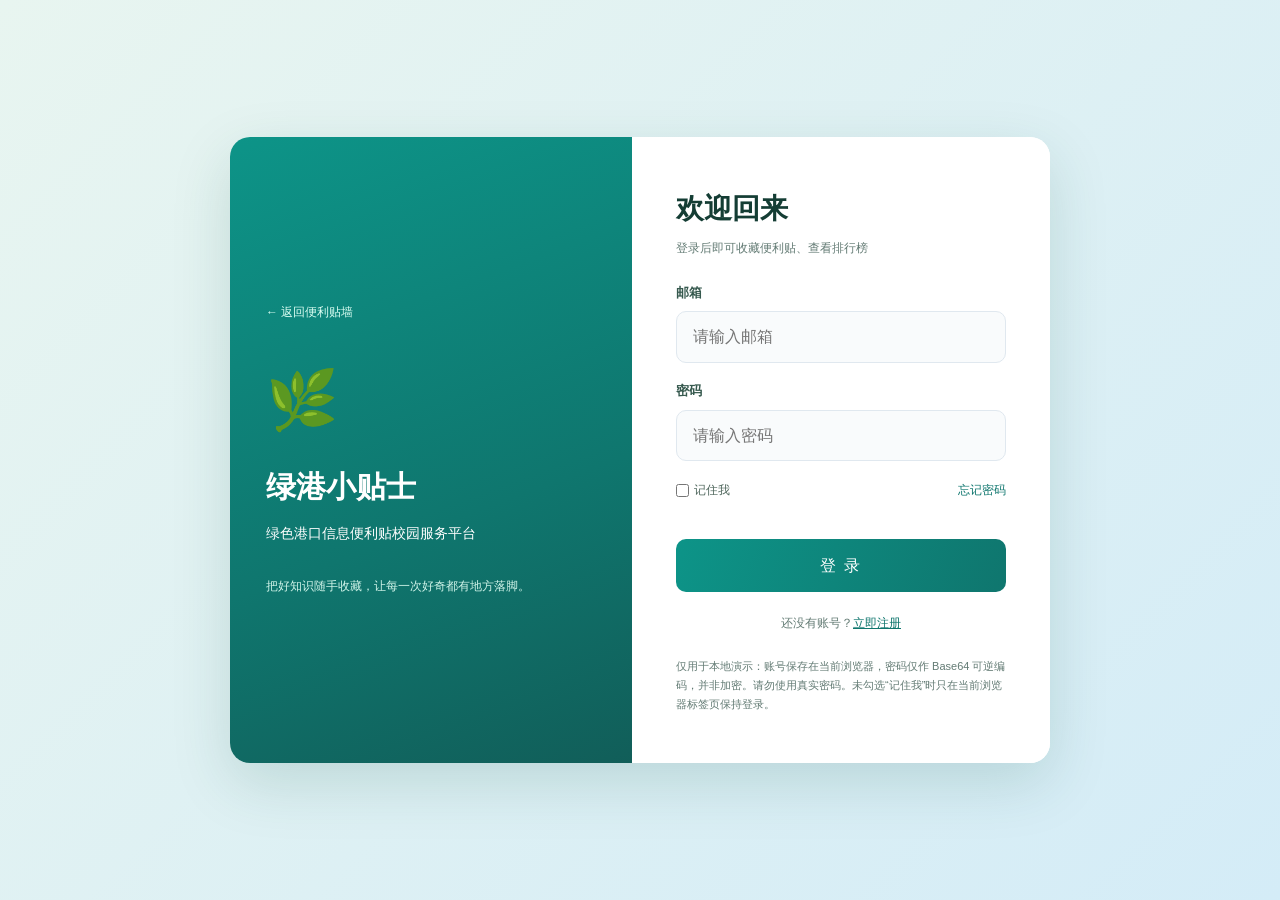
<file: login.html>
<!DOCTYPE html>
<html lang="zh-CN">
<head>
  <meta charset="UTF-8">
  <meta name="viewport" content="width=device-width, initial-scale=1.0">
  <meta name="theme-color" content="#0f766e">
  <title>登录｜绿港小贴士</title>
  <link rel="stylesheet" href="css/style.css">
</head>
<body class="auth-page">
  <main class="auth-wrapper">
    <div class="auth-card">
      <section class="auth-brand" aria-label="绿港小贴士">
        <a class="auth-home" href="index.html">← 返回便利贴墙</a>
        <span class="auth-brand-icon" aria-hidden="true">🌿</span>
        <h1>绿港小贴士</h1>
        <p>绿色港口信息便利贴校园服务平台</p>
        <p class="auth-brand-copy">把好知识随手收藏，让每一次好奇都有地方落脚。</p>
      </section>
      <form class="auth-form" id="loginForm">
        <h2>欢迎回来</h2>
        <p class="auth-subtitle">登录后即可收藏便利贴、查看排行榜</p>
        <div class="input-group"><label for="email">邮箱</label><input id="email" name="email" type="email" autocomplete="username" maxlength="254" placeholder="请输入邮箱" required></div>
        <div class="input-group"><label for="password">密码</label><input id="password" name="password" type="password" autocomplete="current-password" minlength="6" maxlength="128" placeholder="请输入密码" required></div>
        <div class="auth-options"><label><input name="remember" type="checkbox"> 记住我</label><button id="forgotPassword" class="auth-text-button" type="button">忘记密码</button></div>
        <p id="authMessage" class="auth-message" role="alert" hidden></p>
        <button class="btn-login" type="submit">登 录</button>
        <p class="auth-switch">还没有账号？<a href="register.html">立即注册</a></p>
        <p class="auth-demo-note">仅用于本地演示：账号保存在当前浏览器，密码仅作 Base64 可逆编码，并非加密。请勿使用真实密码。未勾选“记住我”时只在当前浏览器标签页保持登录。</p>
      </form>
    </div>
  </main>
  <script src="js/auth.js"></script>
</body>
</html>
</file>
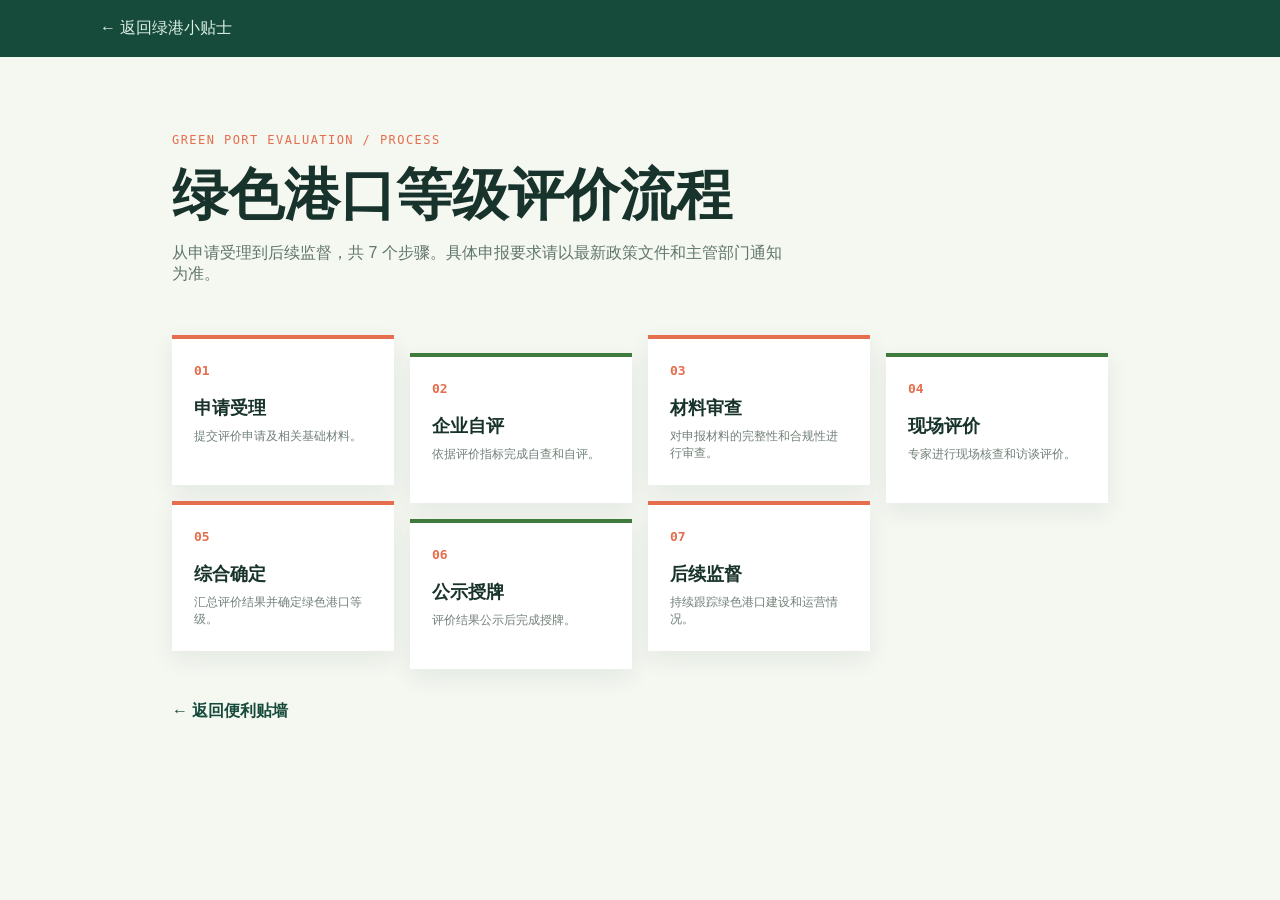
<file: process.html>
<!DOCTYPE html>
<html lang="zh-CN">
<head>
  <meta charset="UTF-8">
  <meta name="viewport" content="width=device-width, initial-scale=1.0">
  <title>绿色港口等级评价流程｜绿港小贴士</title>
  <style>
    :root { --pine:#164b3b; --mint:#dcefe4; --coral:#e46e4d; --ink:#18332b; }
    * { box-sizing:border-box; }
    body { background:#f5f7f1; color:var(--ink); font-family:"Microsoft YaHei",sans-serif; margin:0; }
    header { background:var(--pine); color:#fff; padding:18px clamp(20px,8vw,100px); }
    header a { color:#dcefe4; text-decoration:none; }
    main { margin:0 auto; max-width:980px; padding:64px 22px 80px; }
    .eyebrow { color:var(--coral); font:12px monospace; letter-spacing:.12em; }
    h1 { font-size:clamp(30px,5vw,56px); line-height:1.15; margin:16px 0; }
    .lead { color:#60766b; max-width:620px; }
    .flow { display:grid; gap:16px; grid-template-columns:repeat(4,1fr); margin-top:50px; }
    .step { background:#fff; border-top:4px solid var(--coral); box-shadow:0 8px 22px rgba(22,75,59,.08); min-height:150px; padding:22px; }
    .step:nth-child(even) { border-top-color:#3e7b3c; transform:translateY(18px); }
    .number { color:var(--coral); font:bold 13px monospace; }.step h2 { font-size:18px; margin:17px 0 8px; }.step p { color:#718078; font-size:12px; margin:0; }
    .back { color:var(--pine); display:inline-block; font-weight:bold; margin-top:50px; text-decoration:none; }
    @media (max-width:700px) { .flow { grid-template-columns:repeat(2,1fr); }.step:nth-child(even) { transform:none; } }
    @media (max-width:430px) { .flow { grid-template-columns:1fr; } }
  </style>
</head>
<body>
  <header><a href="index.html">← 返回绿港小贴士</a></header>
  <main>
    <p class="eyebrow">GREEN PORT EVALUATION / PROCESS</p>
    <h1>绿色港口等级评价流程</h1>
    <p class="lead">从申请受理到后续监督，共 7 个步骤。具体申报要求请以最新政策文件和主管部门通知为准。</p>
    <section class="flow" aria-label="绿色港口等级评价七步流程">
      <article class="step"><span class="number">01</span><h2>申请受理</h2><p>提交评价申请及相关基础材料。</p></article>
      <article class="step"><span class="number">02</span><h2>企业自评</h2><p>依据评价指标完成自查和自评。</p></article>
      <article class="step"><span class="number">03</span><h2>材料审查</h2><p>对申报材料的完整性和合规性进行审查。</p></article>
      <article class="step"><span class="number">04</span><h2>现场评价</h2><p>专家进行现场核查和访谈评价。</p></article>
      <article class="step"><span class="number">05</span><h2>综合确定</h2><p>汇总评价结果并确定绿色港口等级。</p></article>
      <article class="step"><span class="number">06</span><h2>公示授牌</h2><p>评价结果公示后完成授牌。</p></article>
      <article class="step"><span class="number">07</span><h2>后续监督</h2><p>持续跟踪绿色港口建设和运营情况。</p></article>
    </section>
    <a class="back" href="index.html">← 返回便利贴墙</a>
  </main>
</body>
</html>
</file>
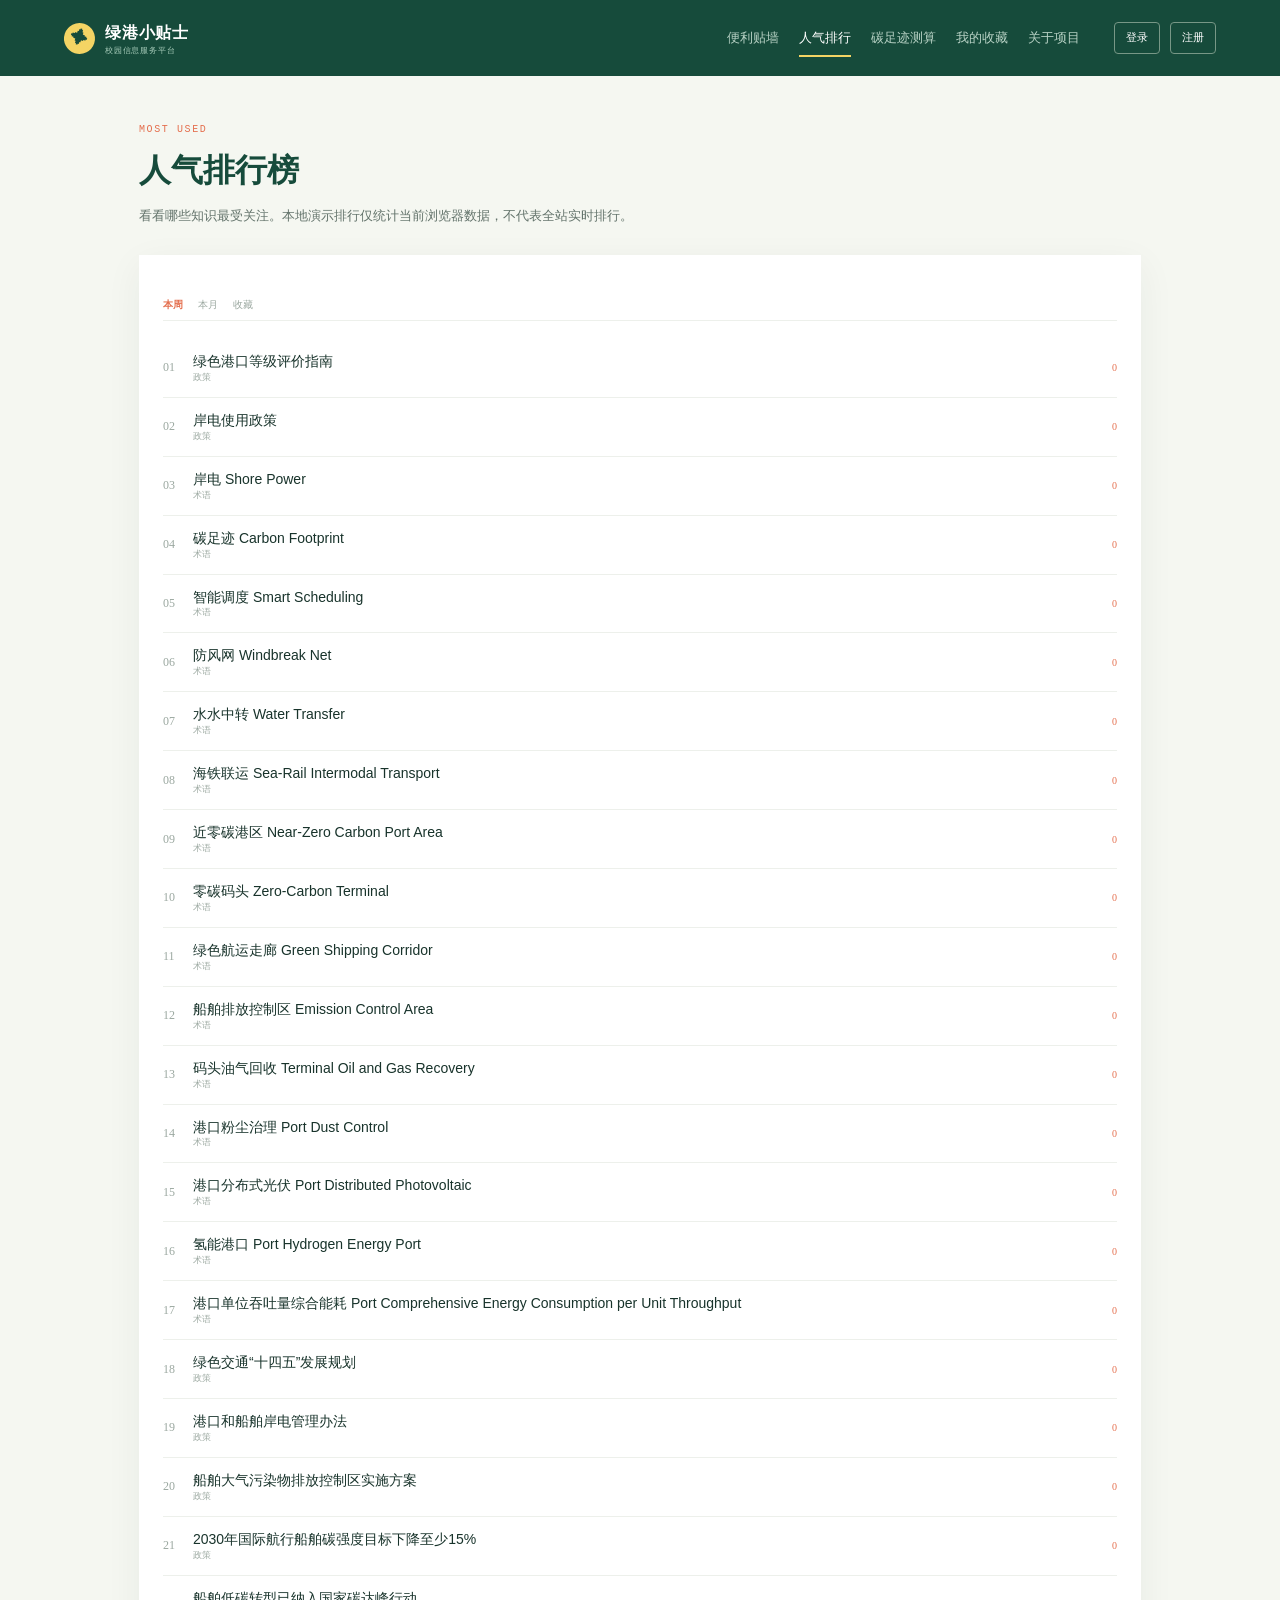
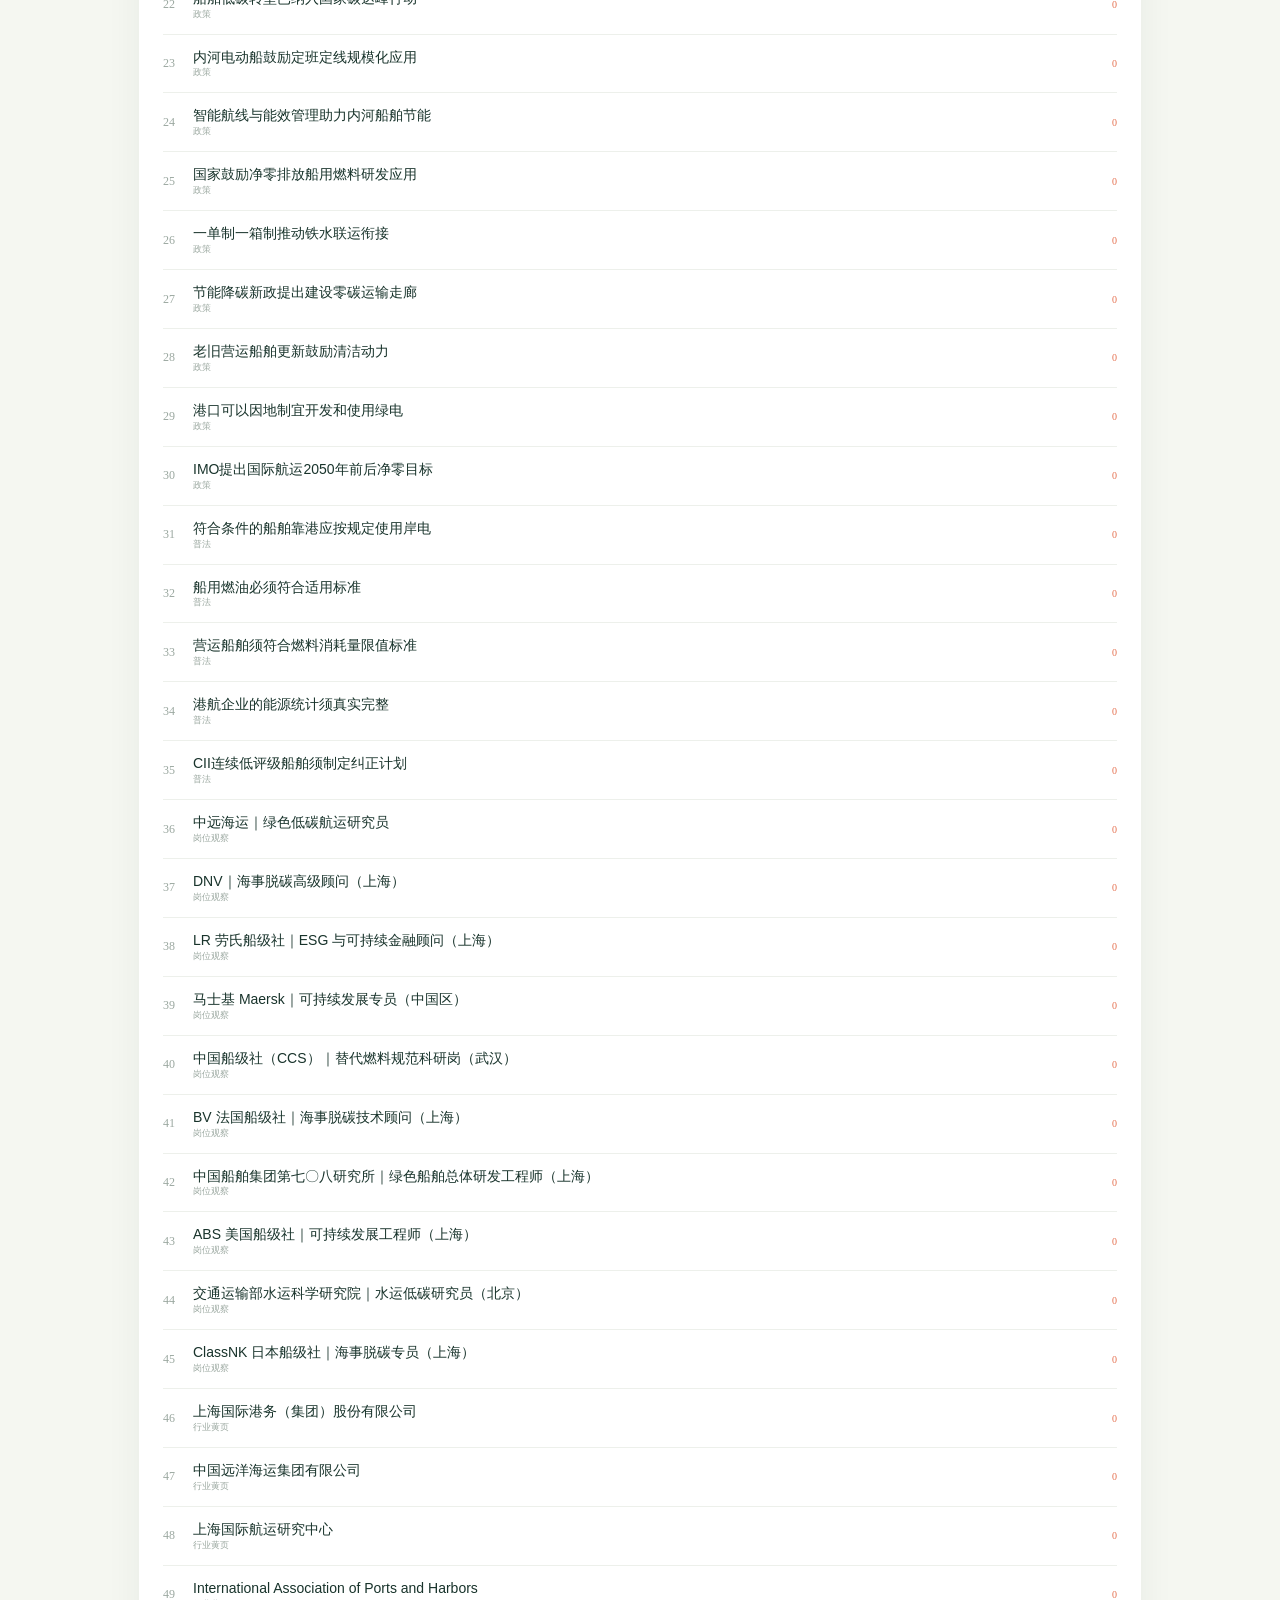
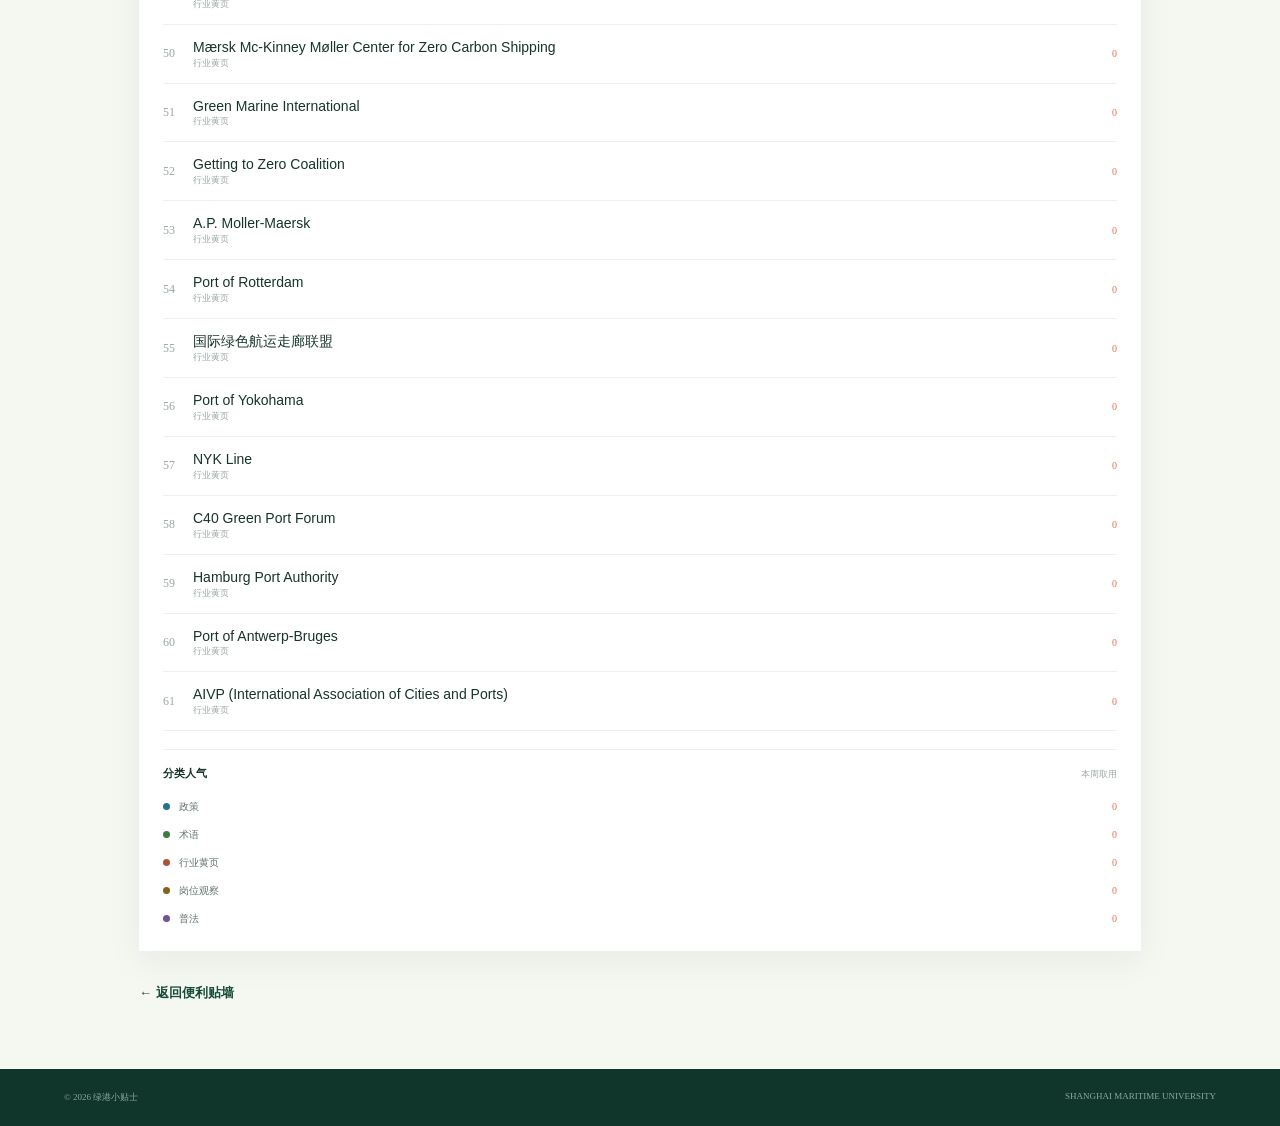
<file: ranking.html>
<!DOCTYPE html>
<html lang="zh-CN">
<head>
  <meta charset="UTF-8">
  <meta name="viewport" content="width=device-width, initial-scale=1.0">
  <meta name="theme-color" content="#164b3b">
  <title>人气排行｜绿港小贴士</title>
  <link rel="stylesheet" href="css/style.css?v=note-cards-v1">
</head>
<body data-page="ranking">
  <header class="site-header">
    <a class="brand" href="index.html"><span class="brand-mark">✦</span><span>绿港小贴士<small>校园信息服务平台</small></span></a>
    <nav class="main-nav" aria-label="主导航"><a href="index.html#wall">便利贴墙</a><a class="active" href="ranking.html">人气排行</a><a href="carbon.html">碳足迹测算</a><a href="favorites.html">我的收藏</a><a href="index.html#about">关于项目</a></nav>
    <div class="account-area"><a class="auth-button" href="login.html" data-auth-guest>登录</a><a class="auth-button" href="register.html" data-auth-guest>注册</a><span data-auth-greeting hidden></span><button class="auth-button" type="button" data-auth-logout hidden>退出</button></div>
  </header>
  <main class="account-content">
    <p class="eyebrow">MOST USED</p><h1>人气排行榜</h1>
    <p class="page-lede">看看哪些知识最受关注。本地演示排行仅统计当前浏览器数据，不代表全站实时排行。</p>
    <section class="side-panel standalone-ranking" aria-label="便利贴人气排行">
      <div class="ranking-tabs" role="tablist" aria-label="排行榜周期"><button class="ranking-tab active" data-ranking="week" role="tab" aria-selected="true">本周</button><button class="ranking-tab" data-ranking="month" role="tab" aria-selected="false">本月</button><button class="ranking-tab" data-ranking="favorites" role="tab" aria-selected="false">收藏</button></div>
      <ol class="ranking-list" id="rankingList" data-full="true"></ol>
      <div class="category-ranking"><div class="category-ranking-heading"><span>分类人气</span><small id="categoryRankingLabel">本周取用</small></div><div id="categoryRankingList"></div></div>
    </section>
    <a class="page-back" href="index.html#wall">← 返回便利贴墙</a>
  </main>
  <footer><span>© 2026 绿港小贴士</span><span>SHANGHAI MARITIME UNIVERSITY</span></footer>
  <div class="toast" id="toast" role="status" aria-live="polite"></div>
  <script src="js/data.js?v=cosco-image-v1"></script><script src="js/auth.js"></script><script src="js/main.js?v=note-cards-v1"></script>
</body>
</html>
</file>
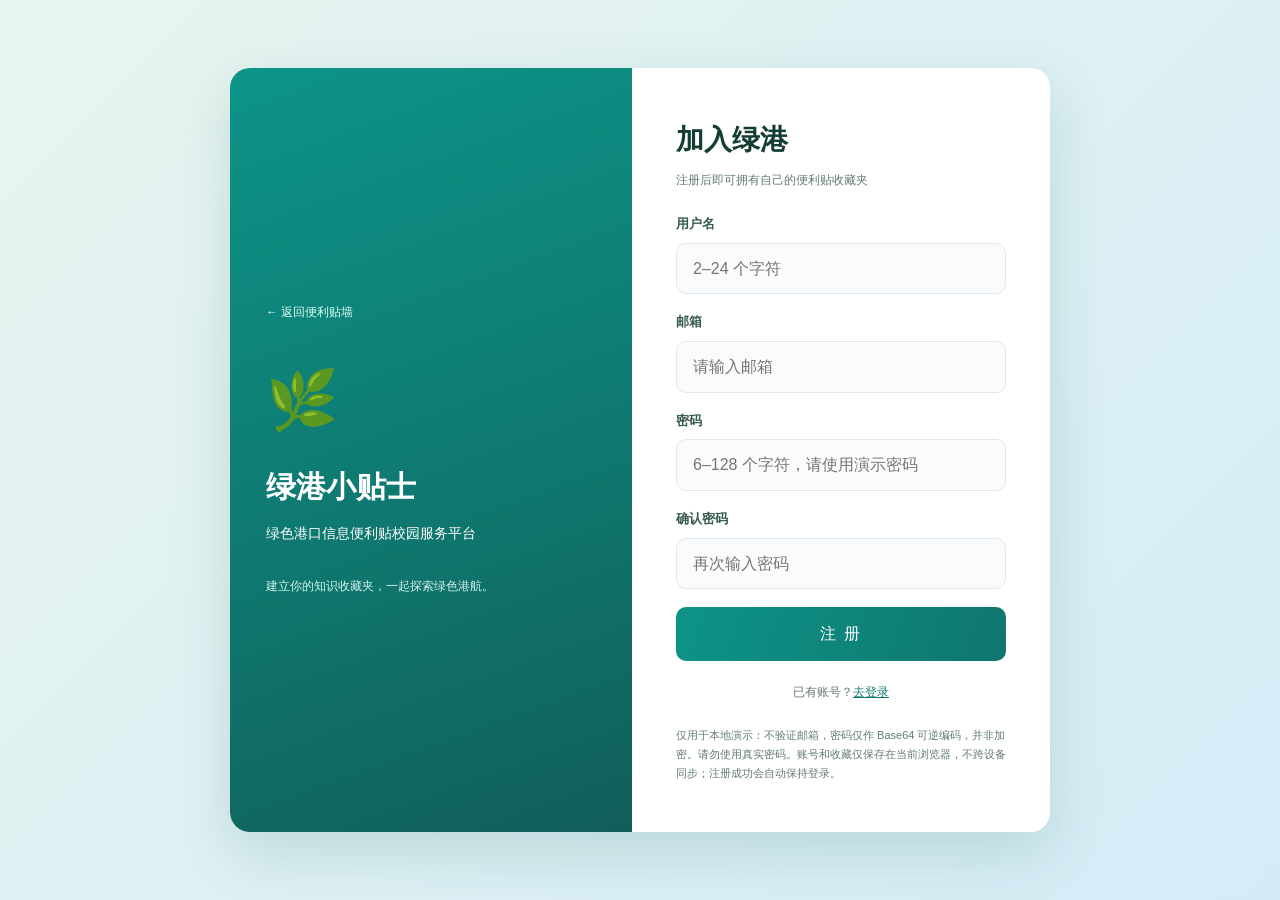
<file: register.html>
<!DOCTYPE html>
<html lang="zh-CN">
<head>
  <meta charset="UTF-8">
  <meta name="viewport" content="width=device-width, initial-scale=1.0">
  <meta name="theme-color" content="#0f766e">
  <title>注册｜绿港小贴士</title>
  <link rel="stylesheet" href="css/style.css">
</head>
<body class="auth-page">
  <main class="auth-wrapper">
    <div class="auth-card">
      <section class="auth-brand" aria-label="绿港小贴士">
        <a class="auth-home" href="index.html">← 返回便利贴墙</a>
        <span class="auth-brand-icon" aria-hidden="true">🌿</span>
        <h1>绿港小贴士</h1>
        <p>绿色港口信息便利贴校园服务平台</p>
        <p class="auth-brand-copy">建立你的知识收藏夹，一起探索绿色港航。</p>
      </section>
      <form class="auth-form" id="registerForm">
        <h2>加入绿港</h2>
        <p class="auth-subtitle">注册后即可拥有自己的便利贴收藏夹</p>
        <div class="input-group"><label for="username">用户名</label><input id="username" name="username" type="text" autocomplete="nickname" minlength="2" maxlength="24" placeholder="2–24 个字符" required></div>
        <div class="input-group"><label for="email">邮箱</label><input id="email" name="email" type="email" autocomplete="username" maxlength="254" placeholder="请输入邮箱" required></div>
        <div class="input-group"><label for="password">密码</label><input id="password" name="password" type="password" autocomplete="new-password" minlength="6" maxlength="128" placeholder="6–128 个字符，请使用演示密码" required></div>
        <div class="input-group"><label for="confirmPassword">确认密码</label><input id="confirmPassword" name="confirmPassword" type="password" autocomplete="new-password" minlength="6" maxlength="128" placeholder="再次输入密码" required></div>
        <p id="authMessage" class="auth-message" role="alert" hidden></p>
        <button class="btn-login" type="submit">注 册</button>
        <p class="auth-switch">已有账号？<a href="login.html">去登录</a></p>
        <p class="auth-demo-note">仅用于本地演示：不验证邮箱，密码仅作 Base64 可逆编码，并非加密。请勿使用真实密码。账号和收藏仅保存在当前浏览器，不跨设备同步；注册成功会自动保持登录。</p>
      </form>
    </div>
  </main>
  <script src="js/auth.js"></script>
</body>
</html>
</file>
<file: css/style.css>
:root { --ink:#18332b; --muted:#718078; --pine:#164b3b; --mint:#dcefe4; --paper:#fffdf6; --line:#d9e2da; --coral:#e46e4d; --yellow:#f4d464; }
.carbon-page { background:#f5f7f1; }.carbon-back-link { border:1px solid #527767; border-radius:4px; color:#dcefe4; font-size:11px; padding:6px 10px; }.carbon-hero { align-items:center; background:var(--mint); display:flex; justify-content:space-between; min-height:300px; padding:58px clamp(22px,10vw,150px); }.carbon-hero h1 { color:var(--ink); font-size:clamp(34px,5vw,60px); letter-spacing:-.06em; line-height:1.1; margin:14px 0; }.carbon-hero h1 em { color:var(--coral); font-style:normal; }.carbon-hero p:not(.eyebrow) { color:#52685d; font-size:14px; }.carbon-orbit { align-items:center; border:1px solid rgba(22,75,59,.35); border-radius:50%; color:var(--pine); display:flex; flex-direction:column; height:145px; justify-content:center; margin-right:7%; transform:rotate(8deg); width:145px; }.carbon-orbit span { font-size:30px; font-weight:900; }.carbon-orbit small { font:9px "DM Mono"; letter-spacing:.12em; margin-top:8px; text-align:center; }.carbon-layout { display:grid; gap:24px; grid-template-columns:minmax(0,1fr) minmax(0,1fr); margin:0 auto; max-width:1120px; padding:48px clamp(20px,5vw,62px) 25px; }.carbon-panel { background:#fff; box-shadow:0 10px 30px rgba(35,59,47,.07); padding:28px; }.carbon-panel-heading { align-items:flex-start; display:flex; justify-content:space-between; margin-bottom:25px; }.carbon-panel h2 { font-size:23px; letter-spacing:-.04em; margin-top:7px; }.form-step,.result-mode,.chart-distance { color:#9ba8a0; font:10px "DM Mono"; }.carbon-field { color:#52685d; display:flex; flex-direction:column; font-size:11px; font-weight:700; gap:7px; margin-top:15px; }.carbon-field select,.carbon-field input { background:#f5f7f1; border:1px solid var(--line); border-radius:4px; color:var(--ink); font-size:13px; outline:0; padding:11px 12px; width:100%; }.carbon-field select:focus,.carbon-field input:focus { border-color:var(--coral); }.carbon-field input[readonly] { color:#718078; cursor:not-allowed; }.carbon-field input:not([readonly]) { background:#fff; }.distance-hint { color:#9ba8a0; font:10px "DM Mono"; margin-top:9px; }.carbon-submit { margin-top:24px; width:100%; }.carbon-error { background:#fff0ec; color:#b84e39; font-size:11px; margin-top:12px; padding:9px; }.carbon-result { min-height:100%; }.impact-number { align-items:baseline; border-bottom:1px solid var(--line); display:flex; gap:8px; padding:16px 0 17px; }.impact-number strong { color:var(--pine); font-size:clamp(42px,6vw,64px); letter-spacing:-.06em; line-height:1; }.impact-number span { color:#718078; font:11px "DM Mono"; }.impact-copy { color:#63736b; font-size:12px; margin:14px 0; }.impact-comparison { align-items:center; background:var(--mint); display:flex; gap:12px; padding:13px; }.comparison-icon { font-size:25px; }.impact-comparison p { font-size:11px; margin:0; }.impact-comparison strong { color:var(--pine); font-size:18px; }.impact-comparison small { color:#718078; font-size:9px; }.advice-box { border-left:3px solid var(--coral); margin-top:20px; padding:2px 0 2px 12px; }.advice-box span { color:var(--coral); font:10px "DM Mono"; }.advice-box p { color:#52685d; font-size:12px; margin-top:5px; }.history-row { align-items:center; border-top:1px dashed var(--line); display:flex; justify-content:space-between; margin-top:22px; padding-top:16px; }.history-row span { color:#718078; font-size:11px; }.history-row strong { color:var(--pine); font:13px "DM Mono"; }.clear-history { background:none; border:0; color:#9ba8a0; cursor:pointer; font-size:10px; margin-top:15px; padding:0; text-decoration:underline; }.chart-panel { margin:0 auto 10px; max-width:1120px; padding:28px clamp(20px,5vw,62px); }.chart-panel .carbon-panel-heading { margin-bottom:15px; }.chart-wrap { height:330px; position:relative; }.carbon-footnote { color:#9ba8a0; font:10px "DM Mono"; margin:20px auto 55px; max-width:1120px; padding:0 clamp(20px,5vw,62px); text-align:center; }
.segment-heading { align-items:center; border-top:1px solid var(--line); display:flex; justify-content:space-between; margin-top:24px; padding-top:17px; }.segment-heading span { color:var(--ink); font-size:12px; font-weight:700; }.segment-heading small { color:#9ba8a0; font:9px "DM Mono"; }.transport-segment { background:#f8faf6; border:1px solid #edf0eb; border-radius:5px; display:grid; gap:10px; grid-template-columns:1fr 1fr 24px; padding:4px 10px 12px; position:relative; }.transport-segment + .transport-segment { margin-top:8px; }.transport-segment .carbon-field { margin-top:7px; }.remove-segment { align-self:end; background:transparent; border:0; color:#9ba8a0; cursor:pointer; font-size:20px; line-height:1; padding:0 0 10px; }.remove-segment:hover { color:var(--coral); }.add-segment { background:transparent; border:0; color:var(--pine); cursor:pointer; font-size:11px; margin-top:10px; padding:3px 0; }.add-segment:hover { color:var(--coral); }
.route-button { background:var(--mint); border:1px solid #b8d8c5; border-radius:4px; color:var(--pine); cursor:pointer; font-size:10px; margin-top:12px; padding:8px 10px; }.route-button:hover { background:#c8e6d5; }.route-button:disabled { cursor:wait; opacity:.65; }.route-status { color:#718078; font-size:10px; margin:8px 0 0; min-height:15px; }.route-status.error { color:var(--coral); }
@media (max-width:700px) { .carbon-back-link { display:none; }.carbon-hero { min-height:350px; padding:50px 22px 42px; }.carbon-orbit { height:95px; margin-right:0; width:95px; }.carbon-orbit span { font-size:21px; }.carbon-orbit small { font-size:7px; }.carbon-hero h1 { font-size:38px; }.carbon-hero p:not(.eyebrow) { font-size:12px; max-width:230px; }.carbon-layout { display:block; padding:32px 17px 20px; }.carbon-result { margin-top:18px; }.carbon-panel { padding:22px 18px; }.carbon-panel h2 { font-size:21px; }.chart-panel { margin:0 17px 10px; padding:22px 18px; }.chart-wrap { height:390px; }.carbon-footnote { line-height:1.6; padding:0 22px; } }
.note-front-content:has(.front-image-wrap) .front-image-wrap { margin:0 0 8px; }.note-front-content:has(.front-image-wrap) .note-icon { font-size:22px; margin-bottom:4px; }
.front-image-wrap { margin:8px 0 12px; position:relative; }.image-preview { background:none; border:0; cursor:zoom-in; display:block; padding:0; width:100%; }.note-thumbnail { border-radius:5px; box-shadow:0 4px 10px rgba(35,59,47,.16); display:block; height:96px; object-fit:contain; transition:transform .2s ease; width:100%; }.image-preview:hover .note-thumbnail { transform:scale(1.035); }.image-view-button { background:rgba(255,255,255,.7); border:0; border-radius:20px; color:var(--note-accent); cursor:pointer; font-size:10px; margin-top:7px; padding:4px 8px; }.image-view-button:hover { background:#fff; color:var(--coral); }.image-lightbox { align-items:center; background:rgba(10,24,19,.86); display:flex; inset:0; justify-content:center; padding:5vh 5vw; position:fixed; z-index:100; }.lightbox-image { border-radius:8px; box-shadow:0 18px 55px rgba(0,0,0,.4); max-height:90vh; max-width:90vw; object-fit:contain; }.lightbox-close { align-items:center; background:rgba(255,255,255,.18); border:1px solid rgba(255,255,255,.65); border-radius:50%; color:#fff; cursor:pointer; display:flex; font-size:18px; height:38px; justify-content:center; position:absolute; right:22px; top:22px; width:38px; }.lightbox-close:hover { background:var(--coral); border-color:var(--coral); }
.ranking-tabs { border-bottom:1px solid #edf0eb; display:flex; gap:15px; margin-top:18px; padding-bottom:8px; }.ranking-tab { background:none; border:0; color:#9ba8a0; cursor:pointer; font:10px "DM Mono"; padding:0; }.ranking-tab.active,.ranking-tab:hover { color:var(--coral); font-weight:700; }
.category-ranking { border-top:1px solid #edf0eb; margin-top:18px; padding-top:15px; }.category-ranking-heading { align-items:center; display:flex; justify-content:space-between; margin-bottom:10px; }.category-ranking-heading span { font-size:11px; font-weight:700; }.category-ranking-heading small { color:#9ba8a0; font:9px "DM Mono"; }.category-ranking-row { align-items:center; color:#63736b; display:grid; font-size:10px; gap:8px; grid-template-columns:8px 1fr auto; padding:6px 0; }.category-ranking-row strong { color:var(--coral); font:10px "DM Mono"; }.category-dot { background:var(--category-color); border-radius:50%; height:7px; width:7px; }
.about-strip { align-items:center; background:var(--pine); color:#fff; display:grid; gap:42px; grid-template-columns:1fr 1.6fr 1fr; padding:55px clamp(20px,10vw,150px); }
.about-strip .eyebrow { color:var(--yellow); }.about-strip h2 { font-size:27px; line-height:1.35; }.about-strip p:not(.eyebrow) { color:#b8d0c4; font-size:12px; margin-top:14px; max-width:420px; }.team-note { border-left:1px solid #4d7664; display:flex; flex-direction:column; gap:6px; padding-left:24px; }.team-note span,.team-note small { color:#94b3a4; font-size:10px; }.team-note strong { font-size:12px; }
.modal-backdrop { align-items:center; background:rgba(17,38,30,.55); display:flex; inset:0; justify-content:center; padding:20px; position:fixed; z-index:50; }.feedback-modal { background:var(--paper); box-shadow:0 20px 60px rgba(0,0,0,.2); max-width:430px; padding:34px; position:relative; width:100%; }.feedback-modal h2 { font-size:27px; margin:12px 0 8px; }.feedback-modal>p:not(.eyebrow):not(.form-success) { color:var(--muted); font-size:12px; }.modal-close { background:none; border:0; color:var(--muted); cursor:pointer; font-size:25px; position:absolute; right:18px; top:13px; }.feedback-modal form { display:flex; flex-direction:column; margin-top:22px; }.feedback-modal label { font-size:11px; font-weight:700; margin-bottom:7px; }.feedback-modal textarea { background:#f5f7f1; border:1px solid var(--line); min-height:110px; padding:10px; resize:vertical; }.primary-btn { background:var(--coral); border:0; color:#fff; cursor:pointer; font-size:12px; margin-top:12px; padding:12px; }.primary-btn span { float:right; }.form-success { color:var(--pine); font-size:12px; font-weight:700; margin-top:20px; }.toast { background:var(--pine); bottom:25px; color:#fff; font-size:12px; left:50%; opacity:0; padding:11px 17px; pointer-events:none; position:fixed; transform:translate(-50%,15px); transition:.25s; z-index:60; }.toast.show { opacity:1; transform:translate(-50%,0); }
@media (max-width:800px) { .main-nav { gap:15px; margin-right:15px; }.main-nav a { font-size:11px; }.workspace { grid-template-columns:1fr; }.side-panel { margin-top:0; }.about-strip { grid-template-columns:1fr 1.5fr; } }
@media (max-width:560px) { .site-header { height:64px; padding:0 16px; }.brand { font-size:14px; }.main-nav { display:none; }.intro { min-height:405px; padding:52px 22px 45px; }.intro h1 { font-size:38px; }.intro-lede { font-size:13px; }.intro-stamp { bottom:31px; height:83px; margin:0; position:absolute; right:27px; width:83px; }.workspace { padding:42px 17px 60px; }.toolbar { align-items:flex-start; flex-direction:column; gap:17px; }.filter-tabs { gap:15px; }.search-box { width:100%; }.note-wall { gap:20px 14px; grid-template-columns:repeat(2,minmax(0,1fr)); }.note-face { padding:24px 13px 13px; }.note-card { min-height:205px; }.note-front h3 { font-size:16px; }.about-strip { display:block; padding:46px 22px; }.about-strip h2 { font-size:25px; }.team-note { margin-top:30px; padding-left:15px; } footer { flex-direction:column; gap:7px; } }
@media (max-width:560px) { .workspace { grid-template-columns:1fr !important; padding:42px 17px 60px !important; } .note-wall { grid-template-columns:repeat(2,minmax(0,1fr)) !important; } .note-card { min-width:0; } }
@media (max-width:560px) { .account-area span { display:none; } .account-area { gap:6px; } .auth-button { padding:6px 8px; } }
@media (max-width:560px) { .note-front-content:has(.front-image-wrap) .note-thumbnail { height:80px; } .note-front-content:has(.front-image-wrap) .image-view-button { font-size:9px; padding:3px 6px; } .note-front-content:has(.front-image-wrap) .note-icon { font-size:18px; margin-bottom:2px; } }
.carbon-page { background:#f3f7f9; color:#17364b; font-family:"Noto Sans SC",Arial,sans-serif; }.carbon-page .site-header { background:#103b59; box-shadow:0 3px 16px rgba(6,33,52,.15); }.carbon-page .brand-mark { background:linear-gradient(140deg,#4fd0b0,#8de2c3); color:#103b59; }.carbon-page .main-nav a.active:after { background:#4bd1a8; }.carbon-page .carbon-back-link { border-color:rgba(255,255,255,.36); border-radius:7px; }.carbon-page .carbon-hero { background:linear-gradient(116deg,#103b59 0%,#126b78 56%,#11977e 100%); color:#fff; min-height:310px; overflow:hidden; position:relative; }.carbon-page .carbon-hero:after { border:1px solid rgba(255,255,255,.13); border-radius:50%; content:""; height:390px; position:absolute; right:8%; top:-225px; width:390px; }.carbon-page .carbon-hero .eyebrow { color:#8ee6ce; }.carbon-hero-label { background:rgba(255,255,255,.12); border:1px solid rgba(255,255,255,.22); border-radius:30px; color:#d5fff2; display:inline-block; font-size:10px; margin-top:18px; padding:5px 11px; }.carbon-page .carbon-hero h1 { color:#fff; font-size:clamp(36px,5vw,58px); letter-spacing:0; margin:13px 0 10px; }.carbon-page .carbon-hero h1 em { color:#91f0cf; font-size:.62em; font-weight:600; }.carbon-page .carbon-hero p:not(.eyebrow) { color:#d0e7ed; font-size:13px; }.carbon-page .carbon-orbit { background:rgba(255,255,255,.1); border:1px solid rgba(180,255,230,.48); color:#fff; height:138px; margin-right:4%; position:relative; z-index:1; width:138px; }.carbon-page .carbon-orbit span { color:#9df2d3; font-family:"DM Mono",monospace; font-size:34px; }.carbon-page .carbon-orbit small { color:#d1f7ed; }.carbon-page .carbon-layout { gap:22px; max-width:1180px; padding-top:38px; }.carbon-page .carbon-panel { border:1px solid #e4edf0; border-radius:12px; box-shadow:0 9px 26px rgba(15,57,78,.075); }.carbon-page .carbon-panel h2 { color:#173d55; font-size:21px; letter-spacing:0; }.carbon-page .carbon-panel-heading .eyebrow { color:#139778; }.carbon-page .form-step,.carbon-page .result-mode,.carbon-page .chart-distance { background:#eef7f5; border-radius:30px; color:#15856f; padding:6px 10px; }.carbon-page .carbon-field { color:#365669; font-size:11px; }.carbon-page .carbon-field select,.carbon-page .carbon-field input { background:#f7fafb; border-color:#dce8ec; border-radius:7px; min-height:43px; }.carbon-page .carbon-field select:focus,.carbon-page .carbon-field input:focus { border-color:#20a98a; box-shadow:0 0 0 3px rgba(32,169,138,.12); }.carbon-page .segment-heading { border-color:#e5edf0; }.carbon-page .segment-heading span { color:#173d55; }.carbon-page .transport-segment { background:#f8fbfc; border-color:#e5edf0; border-radius:8px; }.carbon-page .add-segment,.carbon-page .clear-history { color:#11866f; }.carbon-page .route-button { background:#eef8f5; border-color:#cce9df; border-radius:7px; color:#087c69; }.carbon-page .carbon-submit { background:linear-gradient(110deg,#129a7d,#30c39a); border:0; border-radius:7px; box-shadow:0 5px 13px rgba(22,164,128,.2); color:#fff; font-weight:700; min-height:46px; }.carbon-page .carbon-submit:hover { background:linear-gradient(110deg,#0d826d,#20ac86); }.carbon-page .impact-number strong { color:#07866e; }.carbon-page .impact-comparison { background:linear-gradient(110deg,#e6f7f1,#edf8f8); border-radius:8px; }.carbon-page .advice-box { border-color:#21ae88; }.carbon-page .advice-box span { color:#11866f; }.carbon-page .chart-panel { border-radius:12px; max-width:1056px; }.carbon-page .chart-panel .eyebrow { color:#139778; }.carbon-page .chart-subtitle { color:#7b929e; font-size:11px; margin-top:7px; }.carbon-page .carbon-footnote { color:#718a96; font-family:"Noto Sans SC",sans-serif; }
@media (max-width:700px) { .carbon-page .carbon-hero { min-height:330px; padding:44px 22px 38px; }.carbon-page .carbon-hero h1 { font-size:37px; }.carbon-page .carbon-orbit { height:82px; margin-right:0; width:82px; }.carbon-page .carbon-orbit span { font-size:22px; }.carbon-page .carbon-orbit small { font-size:6px; }.carbon-page .carbon-layout { padding-top:25px; }.carbon-page .carbon-panel { border-radius:10px; }.carbon-page .chart-panel { margin-left:17px; margin-right:17px; } }
* { box-sizing:border-box; margin:0; padding:0; }
[hidden] { display:none !important; }
html { scroll-behavior:smooth; }
body { background:#f5f7f1; color:var(--ink); font-family:"Noto Sans SC",sans-serif; line-height:1.6; }
button,input,textarea { font:inherit; } button,a { -webkit-tap-highlight-color:transparent; } a { color:inherit; text-decoration:none; }
.site-header { align-items:center; background:var(--pine); color:#fff; display:flex; height:76px; justify-content:space-between; padding:0 clamp(20px,5vw,72px); position:sticky; top:0; z-index:20; }
.account-area { align-items:center; display:flex; gap:10px; }.account-area span { color:#b8d2c5; font:9px "DM Mono",monospace; }.auth-button { background:transparent; border:1px solid #779786; border-radius:4px; color:#fff; cursor:pointer; font-size:11px; padding:6px 11px; }.auth-button:hover { background:#2c6652; }.auth-note { color:var(--muted); display:block; font-size:10px; margin-top:18px; }
.auth-modal input { background:#f5f7f1; border:1px solid var(--line); border-radius:4px; color:var(--ink); font-size:13px; margin-top:6px; outline:0; padding:11px 12px; width:100%; }.auth-modal input:focus { border-color:var(--coral); }.auth-modal form { gap:5px; }.auth-resend { background:none; border:0; color:var(--pine); cursor:pointer; font-size:10px; margin-top:10px; padding:0; text-decoration:underline; }
.brand { align-items:center; display:flex; font-size:16px; font-weight:900; gap:10px; letter-spacing:.05em; }.brand small { color:#a8cdbb; display:block; font:8px "DM Mono",monospace; letter-spacing:.1em; }.brand-mark { align-items:center; background:var(--yellow); border-radius:50%; color:var(--pine); display:flex; font-size:17px; height:31px; justify-content:center; transform:rotate(18deg); width:31px; }
.main-nav { display:flex; gap:30px; margin-left:auto; margin-right:34px; }.main-nav a { color:#b8d2c5; font-size:13px; position:relative; }.main-nav a.active,.main-nav a:hover { color:#fff; }.main-nav a.active:after { background:var(--yellow); bottom:-9px; content:""; height:2px; left:0; position:absolute; width:100%; }.saved-trigger { align-items:center; background:transparent; border:1px solid #527767; border-radius:50px; color:#fff; cursor:pointer; display:flex; gap:7px; padding:7px 13px; }.saved-trigger span { font-size:20px; }.saved-trigger b { background:var(--coral); border-radius:50%; font:10px "DM Mono"; min-width:17px; padding:2px; }
.intro { background:var(--mint); display:flex; justify-content:space-between; min-height:338px; overflow:hidden; padding:70px clamp(20px,10vw,150px) 58px; position:relative; }.intro-copy { position:relative; z-index:1; }.intro:before { border:1px solid rgba(22,75,59,.1); border-radius:50%; content:""; height:410px; position:absolute; right:-100px; top:-170px; width:410px; }.eyebrow { color:var(--coral); font:500 10px "DM Mono",monospace; letter-spacing:.16em; text-transform:uppercase; }.intro h1 { font-size:clamp(34px,5vw,65px); letter-spacing:-.06em; line-height:1.12; margin:17px 0; max-width:680px; }.intro h1 em,.about-strip em { color:var(--coral); font-style:normal; }.intro-lede { color:#52685d; font-size:15px; max-width:480px; }.intro-meta { align-items:center; color:#52685d; display:flex; font:11px "DM Mono",monospace; gap:7px; margin-top:27px; }.intro-meta strong { color:var(--pine); }.live-dot { background:#40a870; border-radius:50%; height:6px; width:6px; }.meta-divider { border-left:1px solid #a8c3b2; height:13px; margin:0 7px; }.intro-stamp { align-items:center; border:1px solid rgba(22,75,59,.35); border-radius:50%; color:var(--pine); display:flex; flex-direction:column; font-size:13px; font-weight:900; height:116px; justify-content:center; margin:10px 5% 0 0; transform:rotate(10deg); width:116px; }.intro-stamp small { font:8px "DM Mono"; margin-top:8px; text-align:center; }
.workspace { display:grid; gap:42px; grid-template-columns:minmax(0,1fr) 286px; margin:0 auto; max-width:1240px; padding:62px clamp(20px,5vw,62px) 85px; }.section-heading,.panel-title { align-items:end; display:flex; justify-content:space-between; }.section-heading h2,.panel-title h2 { font-size:25px; letter-spacing:-.04em; margin-top:7px; }.results-count { color:#91a097; font:10px "DM Mono"; }.toolbar { align-items:center; border-bottom:1px solid var(--line); display:flex; flex-wrap:wrap; gap:14px 18px; justify-content:space-between; margin:28px 0 30px; padding-bottom:13px; }.filter-tabs { display:flex; flex-wrap:wrap; gap:22px; max-width:100%; }.filter-tab { background:transparent; border:0; color:#93a099; cursor:pointer; font-size:13px; white-space:nowrap; }.filter-tab span { font:9px "DM Mono"; margin-left:3px; }.filter-tab.active,.filter-tab:hover { color:var(--pine); font-weight:700; }.search-box { align-items:center; border-bottom:1px solid #bfcac1; color:#9ba7a0; display:flex; flex-shrink:0; gap:5px; max-width:100%; padding:2px 0 5px; width:150px; }.search-box input { background:transparent; border:0; color:var(--ink); font-size:11px; min-width:0; outline:0; width:100%; }
.note-wall { align-items:stretch; display:grid; gap:26px 22px; grid-template-columns:repeat(3,minmax(0,1fr)); opacity:1; perspective:1100px; transition:opacity .3s ease; }
.note-wall.is-filtering { opacity:0; pointer-events:none; }
.note-card { border-radius:16px; box-shadow:0 4px 12px rgba(0,0,0,.08); cursor:pointer; display:grid; min-height:230px; min-width:0; opacity:1; position:relative; transform:translateY(0); transition:transform .3s ease,box-shadow .3s ease; }
.note-card:hover { box-shadow:0 12px 28px rgba(0,0,0,.15); transform:translateY(-4px); }
.note-card:focus-visible { outline:2px solid var(--note-accent); outline-offset:4px; }
.note-card-inner { border-radius:16px; display:grid; height:100%; min-width:0; position:relative; transform-style:preserve-3d; transition:transform .65s cubic-bezier(.2,.7,.2,1); }
.note-card.flipped .note-card-inner { transform:rotateY(180deg); }
.note-face { -webkit-backface-visibility:hidden; backface-visibility:hidden; border-radius:16px; display:flex; flex-direction:column; height:100%; justify-content:space-between; overflow:hidden; padding:20px; position:absolute; width:100%; }
/* The front sizes the card; the back stays overlaid for the flip. */
.note-front { background:var(--note-bg); column-gap:8px; display:grid; grid-template-columns:minmax(0,1fr) auto; grid-template-rows:auto 1fr auto; height:auto; min-width:0; position:relative; }
.note-back { background:#fff; border:1px solid var(--line); inset:0; overflow-y:auto; transform:rotateY(180deg); }
.note-card-heading { align-items:center; display:flex; gap:8px; grid-column:1 / -1; justify-content:space-between; min-width:0; }
.note-category { align-items:center; align-self:start; background:rgba(255,255,255,.85); border-radius:5px; color:var(--note-accent); display:inline-flex; flex-shrink:0; font-size:12px; font-weight:500; gap:5px; line-height:1.5; padding:2px 8px; }
.note-category::before { background:var(--tag-color); border-radius:2px; content:""; height:7px; width:7px; }
.note-tag { align-self:start; background:rgba(255,255,255,.48); color:var(--note-accent); font:9px "DM Mono"; justify-self:end; padding:3px 6px; white-space:nowrap; }
.note-front-content { align-self:start; grid-column:1 / -1; margin:16px 0; min-width:0; }
.note-card-heading .note-icon { flex-shrink:0; font-size:24px; line-height:1; margin:0; }
.note-front-content .note-tag { display:inline-block; margin-top:10px; }
.note-front h3 { font-size:clamp(17px,1.8vw,22px); letter-spacing:-.05em; line-height:1.35; overflow-wrap:anywhere; }
.note-footer { align-items:center; border-top:1px solid rgba(24,51,43,.13); color:#6b7280; display:flex; flex-wrap:wrap; font-size:12px; gap:8px; grid-column:1 / -1; justify-content:space-between; padding-top:10px; }
.note-stats { align-items:center; display:inline-flex; flex-wrap:wrap; gap:4px; }
.note-count { display:inline-block; transform-origin:center; }
.heart { background:none; border:0; color:var(--note-accent); cursor:pointer; font-size:17px; }
.note-detail h3 { font-size:17px; line-height:1.4; margin-top:13px; overflow-wrap:anywhere; }
.note-detail p { color:#63736b; font-size:11px; margin-top:9px; overflow-wrap:anywhere; }
.organization-front { margin-top:10px; min-width:0; }
.organization-front p { color:#68493e; font-size:11px; line-height:1.5; margin-top:6px; overflow-wrap:anywhere; }
.organization-front .organization-english { font-size:10px; }
.organization-front .organization-type { color:#74412e; font-weight:700; }
.organization-tags { display:flex; flex-wrap:wrap; gap:5px; list-style:none; margin-top:10px; }
.organization-tags li { background:rgba(255,255,255,.65); border-radius:12px; color:#74412e; font-size:9px; max-width:100%; overflow-wrap:anywhere; padding:3px 7px; }
.organization-details { display:grid; gap:10px; margin-top:14px; }
.organization-details>div { border-top:1px solid var(--line); padding-top:8px; }
.organization-details dt { color:#74412e; font-size:11px; font-weight:700; }
.organization-details dd { color:#63736b; font-size:11px; line-height:1.6; margin-top:4px; overflow-wrap:anywhere; white-space:pre-wrap; }
.organization-link-hint { color:#63736b; font-size:10px; line-height:1.6; overflow-wrap:anywhere; }
.job-card .organization-front p { color:#665425; }
.job-card .organization-tags li,.job-card .organization-details dt { color:#705316; }
.job-card .job-status { background:rgba(255,255,255,.65); border-left:3px solid var(--note-accent); border-radius:4px; padding:7px 8px; }
.heart:disabled,.take-btn:disabled { cursor:not-allowed; opacity:.6; }
.take-btn:disabled:hover { background:var(--pine); }
.note-basis { background:var(--note-bg); border-left:3px solid var(--note-accent); border-radius:4px; color:#52685d; font-size:10px; line-height:1.6; margin-top:12px; overflow-wrap:anywhere; padding:8px 10px; }
.basis-label { color:var(--ink); font-weight:700; }
.basis-text { white-space:pre-wrap; }
.detail-source { color:#93a39a; font:9px "DM Mono"; margin-top:auto; padding-top:12px; }
.note-image { border-radius:4px; height:auto; margin-top:10px; max-width:100%; object-fit:cover; }
.note-image-gallery { display:grid; flex-shrink:0; gap:10px; margin-top:10px; min-width:0; }
.note-image-gallery .note-image { display:block; margin-top:0; width:100%; }
.note-actions { display:flex; flex-direction:column; gap:8px; margin-top:10px; }
.source-link { background:var(--coral); border-radius:4px; color:#fff; font-size:10px; padding:8px 10px; text-align:center; }
.source-link:hover { background:#b84e39; }
.qr-area { align-items:center; color:#72867b; display:flex; font:9px "DM Mono"; gap:8px; }
.qr-code { background:#fff; height:52px; width:52px; }
.qr-code img { display:block; height:52px; width:52px; }
.qr-empty { color:#9ba8a0; font:9px "DM Mono"; }
.take-btn { background:var(--pine); border:0; border-radius:3px; color:#fff; cursor:pointer; font-size:11px; padding:9px; }
.take-btn:hover { background:var(--coral); }
.side-panel { align-self:start; background:#fff; box-shadow:0 10px 35px rgba(35,59,47,.06); margin-top:40px; padding:25px 24px 18px; }.panel-title { align-items:start; }.trophy { color:var(--coral); font-size:28px; }.ranking-list { list-style:none; margin-top:18px; }.ranking-list li { align-items:center; border-bottom:1px solid #edf0eb; display:grid; gap:10px; grid-template-columns:20px 1fr auto; padding:13px 0; }.rank-num { color:#9ba8a0; font:11px "DM Mono"; }.rank-name { font-size:11px; line-height:1.35; }.rank-name small { color:#9ba8a0; display:block; font:9px "DM Mono"; }.rank-uses { color:var(--coral); font:10px "DM Mono"; }.panel-rule { border-top:1px dashed #d4ded6; margin:21px 0; }.feedback-link { align-items:center; background:transparent; border:0; color:var(--ink); cursor:pointer; display:grid; font-size:11px; gap:11px; grid-template-columns:20px 1fr auto; text-align:left; width:100%; }.feedback-link>span:first-child { border:1px solid var(--coral); border-radius:50%; color:var(--coral); text-align:center; }.feedback-link small { color:#9ba8a0; display:block; font-size:9px; }.feedback-link strong { color:var(--coral); font-size:18px; }.empty-state { color:var(--muted); padding:50px 0; text-align:center; }.empty-state span { color:var(--coral); font-size:32px; }
+.about-strip { align-items:center; background:var(--pine); color:#fff; display:grid; gap:42px; grid-template-columns:1fr 1.6fr 1fr; padding:55px clamp(20px,10vw,150px); }.about-strip .eyebrow { color:var(--yellow); }.about-strip h2 { font-size:27px; line-height:1.35; }.about-strip p:not(.eyebrow) { color:#b8d0c4; font-size:12px; margin-top:14px; max-width:420px; }.team-note { border-left:1px solid #4d7664; display:flex; flex-direction:column; gap:6px; padding-left:24px; }.team-note span,.team-note small { color:#94b3a4; font-size:10px; }.team-note strong { font-size:12px; }
+.modal-backdrop { align-items:center; background:rgba(17,38,30,.55); display:flex; inset:0; justify-content:center; padding:20px; position:fixed; z-index:50; }.feedback-modal { background:var(--paper); box-shadow:0 20px 60px rgba(0,0,0,.2); max-width:430px; padding:34px; position:relative; width:100%; }.feedback-modal h2 { font-size:27px; margin:12px 0 8px; }.feedback-modal>p:not(.eyebrow):not(.form-success) { color:var(--muted); font-size:12px; }.modal-close { background:none; border:0; color:var(--muted); cursor:pointer; font-size:25px; position:absolute; right:18px; top:13px; }.feedback-modal form { display:flex; flex-direction:column; margin-top:22px; }.feedback-modal label { font-size:11px; font-weight:700; margin-bottom:7px; }.feedback-modal textarea { background:#f5f7f1; border:1px solid var(--line); min-height:110px; padding:10px; resize:vertical; }.primary-btn { background:var(--coral); border:0; color:#fff; cursor:pointer; font-size:12px; margin-top:12px; padding:12px; }.primary-btn span { float:right; }.form-success { color:var(--pine); font-size:12px; font-weight:700; margin-top:20px; }.toast { background:var(--pine); bottom:25px; color:#fff; font-size:12px; left:50%; opacity:0; padding:11px 17px; pointer-events:none; position:fixed; transform:translate(-50%,15px); transition:.25s; z-index:60; }.toast.show { opacity:1; transform:translate(-50%,0); } footer { background:#10352a; color:#89aa9a; display:flex; font:9px "DM Mono"; justify-content:space-between; padding:22px clamp(20px,5vw,72px); }
@media (max-width:800px) { .main-nav { gap:15px; margin-right:15px; }.main-nav a { font-size:11px; }.workspace { grid-template-columns:1fr; }.side-panel { margin-top:0; }.about-strip { grid-template-columns:1fr 1.5fr; } }
@media (max-width:560px) { .site-header { height:64px; padding:0 16px; }.brand { font-size:14px; }.main-nav { display:none; }.intro { min-height:405px; padding:52px 22px 45px; }.intro h1 { font-size:38px; }.intro-lede { font-size:13px; }.intro-stamp { bottom:31px; height:83px; margin:0; position:absolute; right:27px; width:83px; }.workspace { padding:42px 17px 60px; }.toolbar { align-items:flex-start; flex-direction:column; gap:17px; }.filter-tabs { gap:15px; }.search-box { width:100%; }.note-wall { gap:20px 14px; grid-template-columns:repeat(2,minmax(0,1fr)); }.note-face { padding:24px 13px 13px; }.note-card { min-height:205px; }.note-front h3 { font-size:16px; }.note-front p { font-size:10px; }.about-strip { display:block; padding:46px 22px; }.about-strip h2 { font-size:25px; }.team-note { margin-top:30px; padding-left:15px; } footer { flex-direction:column; gap:7px; } }

.auth-wrapper { min-height:100vh; display:flex; align-items:center; justify-content:center; padding:32px 20px; background:linear-gradient(135deg,#e8f5f0 0%,#d4ecf7 100%); }
.auth-card { display:flex; width:820px; max-width:100%; border-radius:20px; overflow:hidden; box-shadow:0 20px 60px rgba(0,80,60,.15); background:#fff; }
.auth-brand { flex:1; min-width:0; background:linear-gradient(160deg,#0d9488 0%,#0f766e 60%,#115e59 100%); color:#fff; padding:50px 36px; display:flex; flex-direction:column; justify-content:center; }
.auth-home { color:#dcfff3; font-size:12px; margin-bottom:32px; }
.auth-home:hover { text-decoration:underline; }
.auth-brand-icon { font-size:58px; }
.auth-brand h1 { font-size:30px; margin:16px 0 10px; }
.auth-brand p { font-size:14px; line-height:1.8; }
.auth-brand .auth-brand-copy { color:#d0f4e9; font-size:12px; margin-top:30px; }
.auth-form { flex:1; min-width:0; padding:50px 44px; background:#fff; }
.auth-form h2 { color:#143d34; font-size:28px; }
.auth-subtitle { color:#637b74; font-size:12px; margin:8px 0 24px; }
.input-group { margin-top:18px; }
.input-group label { display:block; color:#36594e; font-size:13px; font-weight:700; margin-bottom:8px; }
.input-group input { width:100%; min-width:0; padding:12px 16px; border:1.5px solid #e0e8ef; border-radius:10px; background:#f9fbfc; color:#18332b; outline:none; transition:border-color .2s,box-shadow .2s; }
.input-group input:focus { border-color:#0d9488; box-shadow:0 0 0 4px rgba(13,148,136,.1); }
.auth-options { display:flex; align-items:center; justify-content:space-between; gap:10px; font-size:12px; margin:20px 0; }
.auth-options label { display:flex; align-items:center; gap:5px; color:#52695f; }
.auth-options input { accent-color:#0d9488; }
.auth-text-button { background:none; border:0; color:#0f766e; cursor:pointer; font-size:12px; }
.auth-text-button:hover { text-decoration:underline; }
.btn-login { width:100%; padding:14px; margin-top:18px; border:0; background:linear-gradient(110deg,#0d9488,#0f766e); color:#fff; border-radius:10px; letter-spacing:2px; cursor:pointer; transition:transform .2s,box-shadow .2s; }
.btn-login:hover { transform:translateY(-2px); box-shadow:0 8px 20px rgba(13,148,136,.35); }
.btn-login:disabled { opacity:.65; cursor:wait; transform:none; }
.auth-switch { text-align:center; color:#637b74; font-size:12px; margin-top:22px; }
.auth-switch a,.page-lede a { color:#0f766e; text-decoration:underline; }
.auth-demo-note { color:#637b74; font-size:11px; line-height:1.7; margin-top:24px; }
.auth-message,.account-notice { color:#943e2c; background:#fff0ec; padding:10px 12px; border-radius:8px; font-size:12px; line-height:1.7; overflow-wrap:anywhere; }
.auth-message { margin-top:16px; }
.account-notice { margin:16px 20px; }
.account-content { max-width:1050px; min-height:65vh; margin:auto; padding:48px 24px 64px; }
.account-content h1 { color:var(--pine); margin:10px 0; }
.page-lede { color:#63736b; font-size:13px; margin:10px 0 28px; overflow-wrap:anywhere; }
.page-back { display:inline-block; color:var(--pine); margin-top:32px; font-size:13px; font-weight:700; }
.standalone-ranking { margin-top:28px; }
.standalone-ranking .rank-name { font-size:14px; min-width:0; overflow-wrap:anywhere; }
.standalone-ranking .rank-num { font-size:12px; }
.account-area { flex-shrink:0; }
.account-area [data-auth-greeting] { display:block; color:#e1f3e9; max-width:130px; overflow:hidden; text-overflow:ellipsis; white-space:nowrap; font-size:11px; }
.main-nav { gap:20px; }
@media (max-width:1200px) {
  .site-header { height:auto; min-height:76px; flex-wrap:wrap; gap:14px; padding:16px 24px; }
  .main-nav { order:3; display:flex; width:100%; min-width:0; overflow-x:auto; margin:0; padding:0 0 10px; gap:20px; }
  .main-nav a { white-space:nowrap; flex-shrink:0; }
}
@media (max-width:640px) {
  .auth-wrapper { padding:20px 14px; }
  .auth-card { flex-direction:column; }
  .auth-brand { padding:28px 24px; text-align:center; }
  .auth-home { margin-bottom:12px; }
  .auth-brand-icon { font-size:40px; }
  .auth-brand h1 { margin:8px 0; font-size:25px; }
  .auth-brand .auth-brand-copy { margin-top:12px; }
  .auth-form { padding:30px 24px; }
  .site-header { padding:14px 16px; gap:12px; }
  .account-area { gap:6px; max-width:100%; flex-wrap:wrap; }
  .account-area [data-auth-greeting] { max-width:110px; }
  .account-content { padding:32px 17px 48px; }
}

.carbon-result.impact-green { --impact-color:#15803d; }
.carbon-result.impact-yellow { --impact-color:#ca8a04; }
.carbon-result.impact-red { --impact-color:#dc2626; }
.carbon-page .route-note { color:#718078; font-size:10px; line-height:1.8; margin-top:10px; }
.carbon-page .result-distance { background:#f3f8f6; border-radius:6px; color:#52685d; display:flex; flex-wrap:wrap; gap:8px; justify-content:space-between; margin-bottom:14px; padding:10px 12px; font-size:11px; }
.carbon-page .result-distance strong { color:var(--pine); font:500 14px "DM Mono"; }
.carbon-page .carbon-submit:disabled { cursor:wait; opacity:.65; }
.carbon-result .impact-summary { align-items:center; display:flex; gap:18px; justify-content:space-between; }
.carbon-result .impact-number { border:0; min-width:0; padding:14px 0 8px; }
.carbon-result .impact-number strong { color:var(--impact-color,var(--pine)); font-size:clamp(45px,5vw,64px); }
.impact-ring { align-items:center; background:conic-gradient(from -90deg,var(--impact-color,#15803d) 0deg var(--ring-progress,0deg),#e8eee9 var(--ring-progress,0deg) 360deg); border-radius:50%; display:flex; flex:0 0 112px; height:112px; justify-content:center; position:relative; width:112px; }
.impact-ring::before { background:#fff; border-radius:50%; content:""; inset:8px; position:absolute; }
.impact-ring-center { align-items:center; display:flex; flex-direction:column; position:relative; }
.impact-ring-center strong { color:var(--impact-color,#15803d); font:700 20px "DM Mono"; }
.impact-ring-center span,.target-caption { color:#718078; font-size:9px; }
.target-caption { margin:0 0 8px; text-align:right; }
.impact-rating { color:var(--impact-color,var(--pine)); font-size:15px; font-weight:700; margin:14px 0; }
.impact-comparisons { display:grid; gap:8px; }
.impact-comparison { min-width:0; padding:10px; }
.impact-comparison p { line-height:1.6; }
.impact-comparison strong { color:var(--impact-color,var(--pine)); font-size:16px; }
.carbon-points-row { align-items:center; background:#f5f8f5; border-radius:5px; color:#52685d; display:flex; flex-wrap:wrap; font-size:10px; justify-content:space-between; margin-top:12px; padding:10px; }
.carbon-points-row strong { color:var(--pine); font:700 15px "DM Mono"; }
.result-actions { align-items:center; display:flex; flex-wrap:wrap; gap:14px; justify-content:space-between; margin-top:8px; }
.share-carbon { background:var(--pine); border:0; border-radius:4px; color:#fff; cursor:pointer; font-size:11px; margin-top:12px; padding:10px 14px; }
.share-carbon:hover { background:#0d7664; }
.share-carbon:disabled { cursor:wait; opacity:.65; }
.clear-history { margin-top:12px; }
.share-status { color:var(--pine); font-size:10px; min-height:15px; }
.carbon-history-panel { margin-top:22px; }
.carbon-history-panel .carbon-panel-heading { align-items:center; }
.points-total { align-items:flex-end; color:var(--pine); display:flex; flex-direction:column; flex-shrink:0; }
.points-total strong { font:700 26px "DM Mono"; }
.points-total span,.trend-empty,.trend-error { color:#718078; font-size:10px; }
.trend-empty,.trend-error { margin:18px 0 0; text-align:center; }
.trend-error { color:#b84e39; }
.trend-chart-wrap { height:270px; }
.share-card-stage { left:-10000px; position:fixed; top:0; }
.share-card { background:linear-gradient(145deg,#fff 0%,#f2faf5 100%); border:1px solid #dce9df; border-radius:18px; box-sizing:border-box; color:#18332b; min-height:550px; overflow:hidden; padding:34px; position:relative; width:420px; }
.share-card::before { background:linear-gradient(135deg,#0d9488,#115e59); border-radius:0 0 0 100%; content:""; height:190px; opacity:.08; position:absolute; right:0; top:0; width:190px; }
.share-brand { color:#164b3b; font-size:15px; font-weight:700; margin:0; position:relative; }
.share-brand span { font-size:20px; }
.share-eyebrow { color:#81938a; font:9px "DM Mono"; letter-spacing:.12em; margin:42px 0 8px; position:relative; }
.share-card h2 { font-size:24px; margin:0 0 20px; position:relative; }
.share-route { color:#164b3b; font-size:15px; font-weight:700; line-height:1.6; overflow-wrap:anywhere; position:relative; }
.share-mode { color:#718078; font-size:12px; margin-top:8px; position:relative; }
.share-emission { color:#0f766e; margin:26px 0 12px; position:relative; }
.share-emission strong { font:700 54px "DM Mono"; letter-spacing:-.07em; }
.share-emission span { font:12px "DM Mono"; }
.share-slogan { color:#52685d; font-size:12px; position:relative; }
.share-footer { align-items:flex-end; border-top:1px solid #dce9df; bottom:30px; display:flex; justify-content:space-between; left:34px; padding-top:16px; position:absolute; right:34px; }
.share-footer>div:first-child { display:flex; flex-direction:column; gap:8px; }
.share-footer strong { color:#164b3b; font-size:11px; line-height:1.7; }
.share-footer small { color:#81938a; font-size:8px; }
.share-qr-wrap { align-items:center; display:flex; flex-direction:column; gap:4px; }
.share-qr-wrap #shareQr { background:#fff; height:96px; width:96px; }
.share-qr-wrap #shareQr img,.share-qr-wrap #shareQr canvas { display:block; height:96px; width:96px; }
@media (max-width:700px) {
  .carbon-result .impact-summary { gap:8px; }
  .carbon-result .impact-number strong { font-size:42px; }
  .impact-ring { flex-basis:92px; height:92px; width:92px; }
  .impact-ring-center strong { font-size:17px; }
  .carbon-history-panel .carbon-panel-heading { gap:10px; }
  .carbon-history-panel .carbon-panel-heading h2 { font-size:18px; }
  .trend-chart-wrap { height:300px; }
}

.note-card .note-front h3,.note-card .note-detail h3 { display:block; font-size:15px; letter-spacing:normal; line-height:1.4; overflow:visible; overflow-wrap:anywhere; white-space:normal; }
.note-card.is-entering { animation:note-enter .4s ease-out backwards; animation-delay:var(--enter-delay,0s); }
.note-card.is-entering.filter-entry { animation-duration:.3s; }
.note-count.pop { animation:pop .3s ease; }
@keyframes note-enter {
  from { opacity:0; transform:translateY(20px); }
  to { opacity:1; transform:translateY(0); }
}
@keyframes pop {
  0% { transform:scale(1); }
  50% { transform:scale(1.3); }
  100% { transform:scale(1); }
}
@media (prefers-reduced-motion:reduce) {
  .note-wall,.note-card,.note-card-inner { transition:none; }
  .note-card.is-entering,.note-count.pop { animation:none; }
}
</file>
